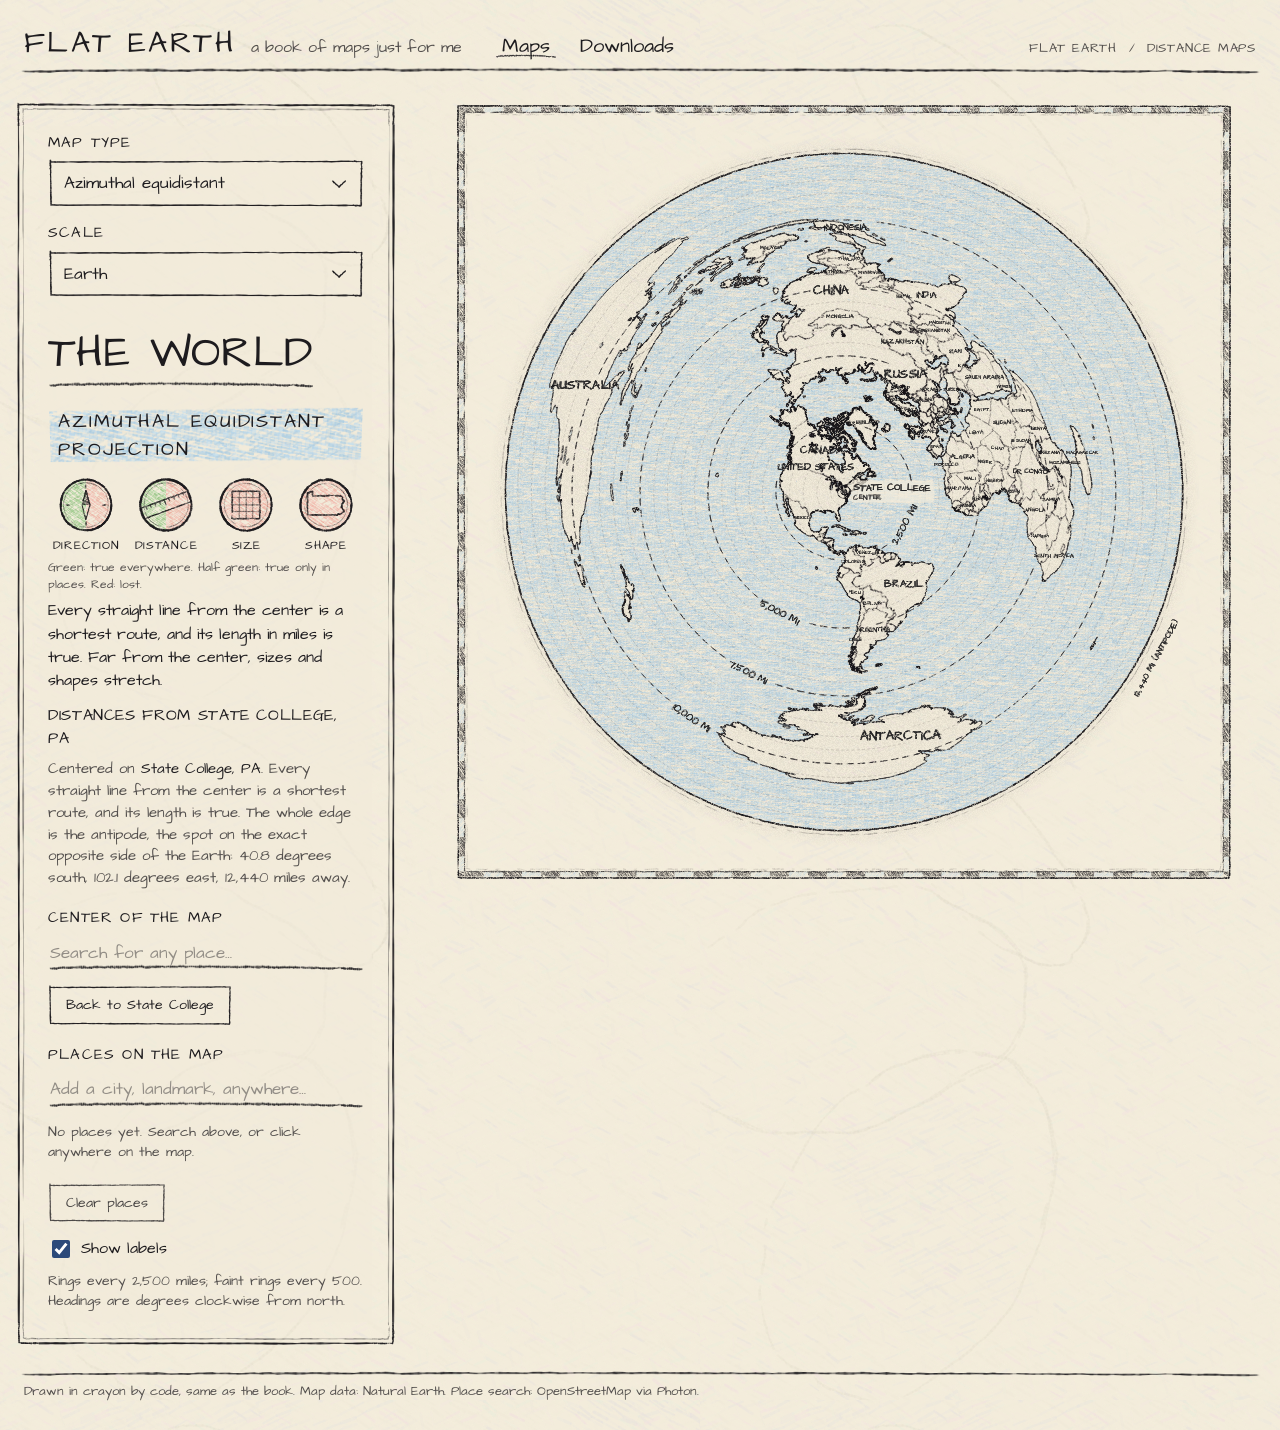
<file: index.html>
<!doctype html>
<html lang="en">
<head>
  <meta charset="utf-8">
  <meta name="viewport" content="width=device-width, initial-scale=1">
  <title>Flat Earth: Maps</title>
  <meta name="description" content="Hand-drawn maps of the round world. Pick a map, put any place on it, and see what each map keeps true.">
  <link rel="icon" href="favicon.svg" type="image/svg+xml">
  <link rel="stylesheet" href="css/site.css">
  <script type="module" src="js/app.js"></script>
</head>
<body>
  <header class="masthead">
    <a class="brand" href="./">FLAT EARTH</a>
    <span class="brand-sub">a book of maps just for me</span>
    <nav class="topnav" aria-label="Main">
      <a href="./" aria-current="page">Maps</a>
      <a href="downloads/">Downloads</a>
    </nav>
    <span class="running-head">FLAT EARTH &nbsp;/&nbsp; DISTANCE MAPS</span>
  </header>

  <main class="layout">
    <aside class="panel controls">
      <div class="field map-type-field">
        <label for="map-type" class="label">MAP TYPE</label>
        <div class="select-wrap"><select id="map-type"></select></div>
      </div>
      <div class="field map-type-field">
        <label for="map-scale" class="label">SCALE</label>
        <div class="select-wrap"><select id="map-scale"></select></div>
      </div>
      <h1 class="title" id="title">THE WORLD</h1>
      <p class="proj-tag">AZIMUTHAL EQUIDISTANT PROJECTION</p>
      <section class="truths" aria-label="What this map keeps true">
        <ul class="badges" id="badges"></ul>
        <p class="badge-legend" id="badge-legend">Green: true everywhere. Half green: true only in places. Red: lost.</p>
        <p class="blurb" id="blurb"></p>
      </section>
      <p class="subtitle" id="subtitle">DISTANCES FROM STATE COLLEGE, PA</p>
      <p class="prose" id="prose"></p>
      <p class="hint scale-note" id="scale-note" hidden></p>

      <section class="field">
        <label for="origin-search" class="label" id="origin-label">CENTER OF THE MAP</label>
        <div class="search">
          <input id="origin-search" type="search" autocomplete="off" placeholder="Search for any place…"
            role="combobox" aria-autocomplete="list" aria-expanded="false" aria-controls="origin-results">
          <ul id="origin-results" class="results" role="listbox" hidden></ul>
        </div>
        <button id="home-btn" class="btn small" type="button">Back to State College</button>
      </section>

      <section class="field">
        <label for="place-search" class="label">PLACES ON THE MAP</label>
        <div class="search">
          <input id="place-search" type="search" autocomplete="off" placeholder="Add a city, landmark, anywhere…"
            role="combobox" aria-autocomplete="list" aria-expanded="false" aria-controls="place-results">
          <ul id="place-results" class="results" role="listbox" hidden></ul>
        </div>
        <p id="places-empty" class="hint">No places yet. Search above, or click anywhere on the map.</p>
        <ul id="place-list" class="place-list"></ul>
        <button id="clear-btn" class="btn small ghost" type="button">Clear places</button>
      </section>

      <label class="toggle"><input id="labels-toggle" type="checkbox" checked> Show labels</label>

      <p class="legend" id="legend">Rings every 2,500 miles; faint rings every 500. Headings are degrees clockwise from north.</p>
    </aside>

    <section class="map-panel" aria-label="Map">
      <div class="map-frame">
        <canvas id="map-base" role="img" aria-label="Azimuthal equidistant map"></canvas>
        <canvas id="map-places" aria-hidden="true"></canvas>
        <p id="map-status" class="map-status">Drawing the map…</p>
        <div id="popover" class="popover panel" hidden>
          <button id="pop-close" class="pop-close" type="button" aria-label="Close">&times;</button>
          <p id="pop-name" class="pop-name"></p>
          <p id="pop-meta" class="pop-meta"></p>
          <div class="pop-actions">
            <button id="pop-add" class="btn small" type="button">Add to map</button>
            <button id="pop-center" class="btn small" type="button">Center here</button>
          </div>
        </div>
      </div>
    </section>
  </main>

  <footer class="colophon">Drawn in crayon by code, same as the book. Map data: Natural Earth. Place search: OpenStreetMap via Photon.</footer>
</body>
</html>
</file>
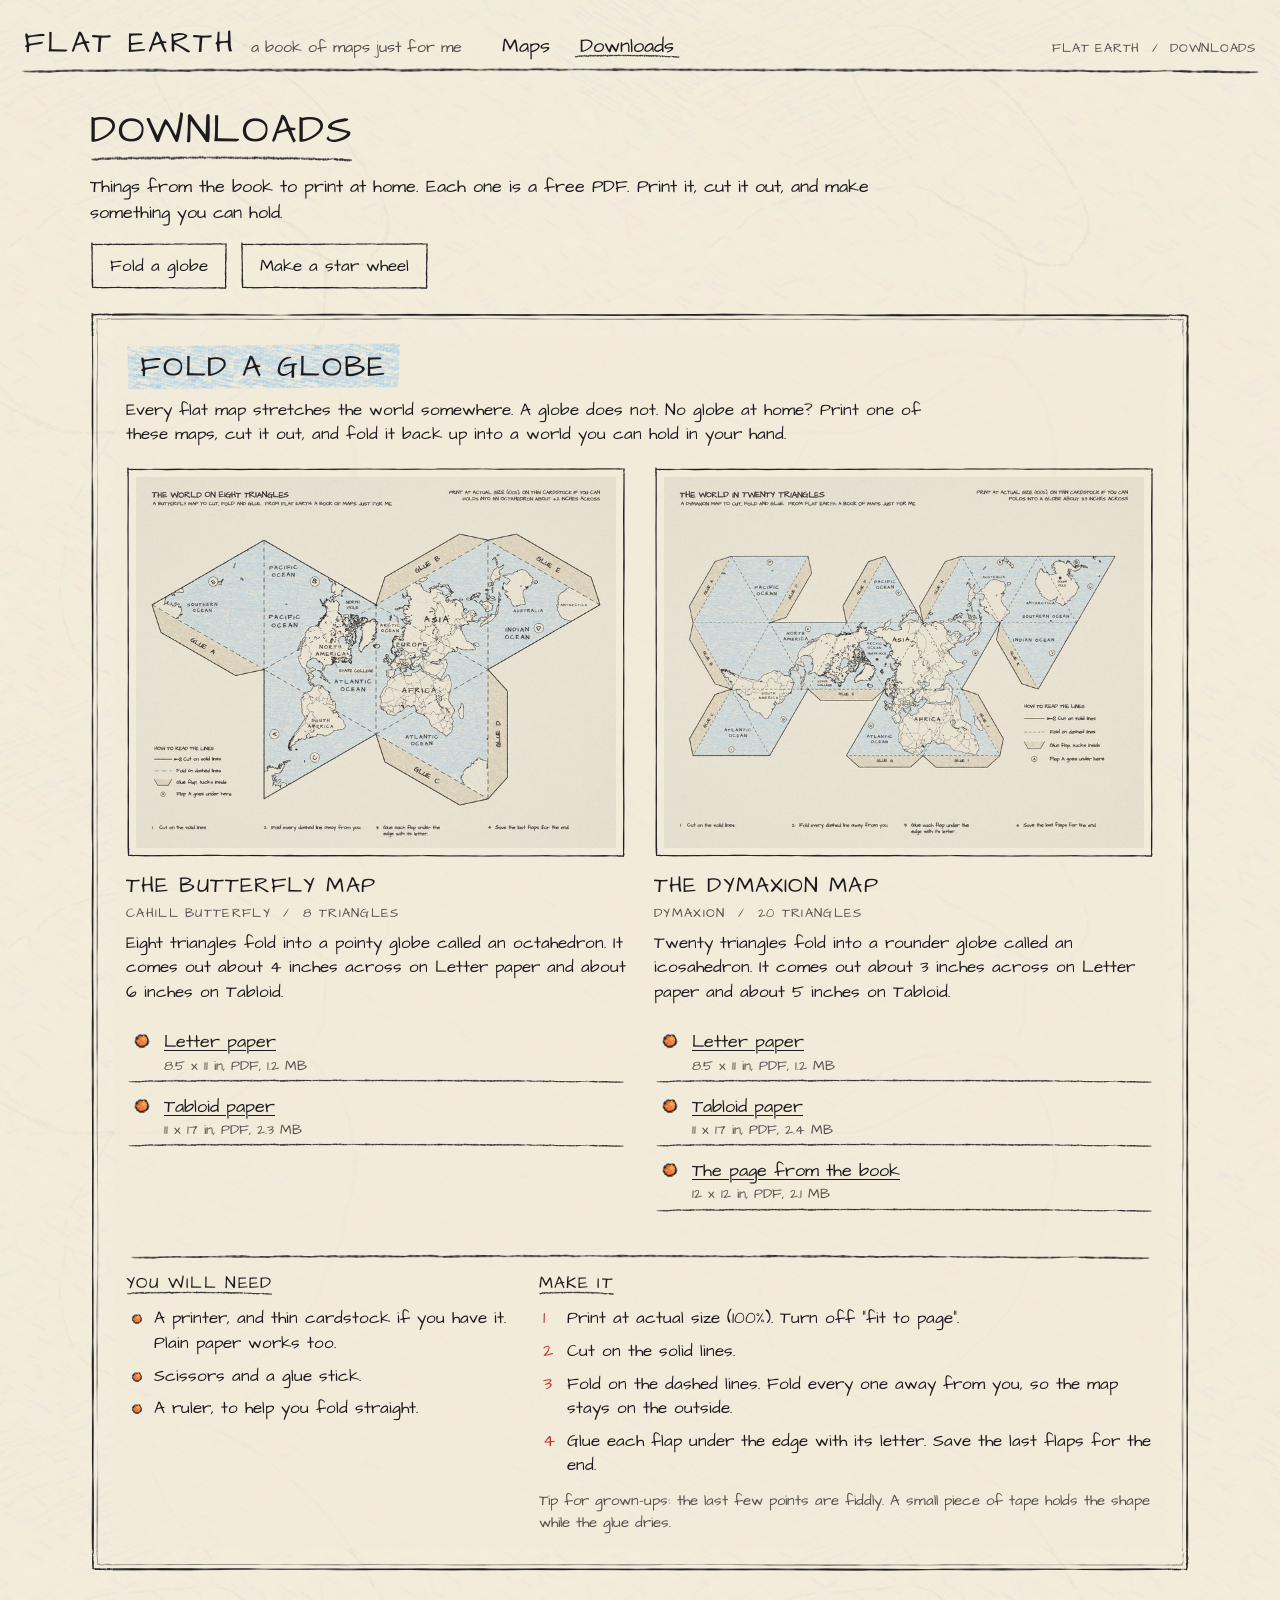
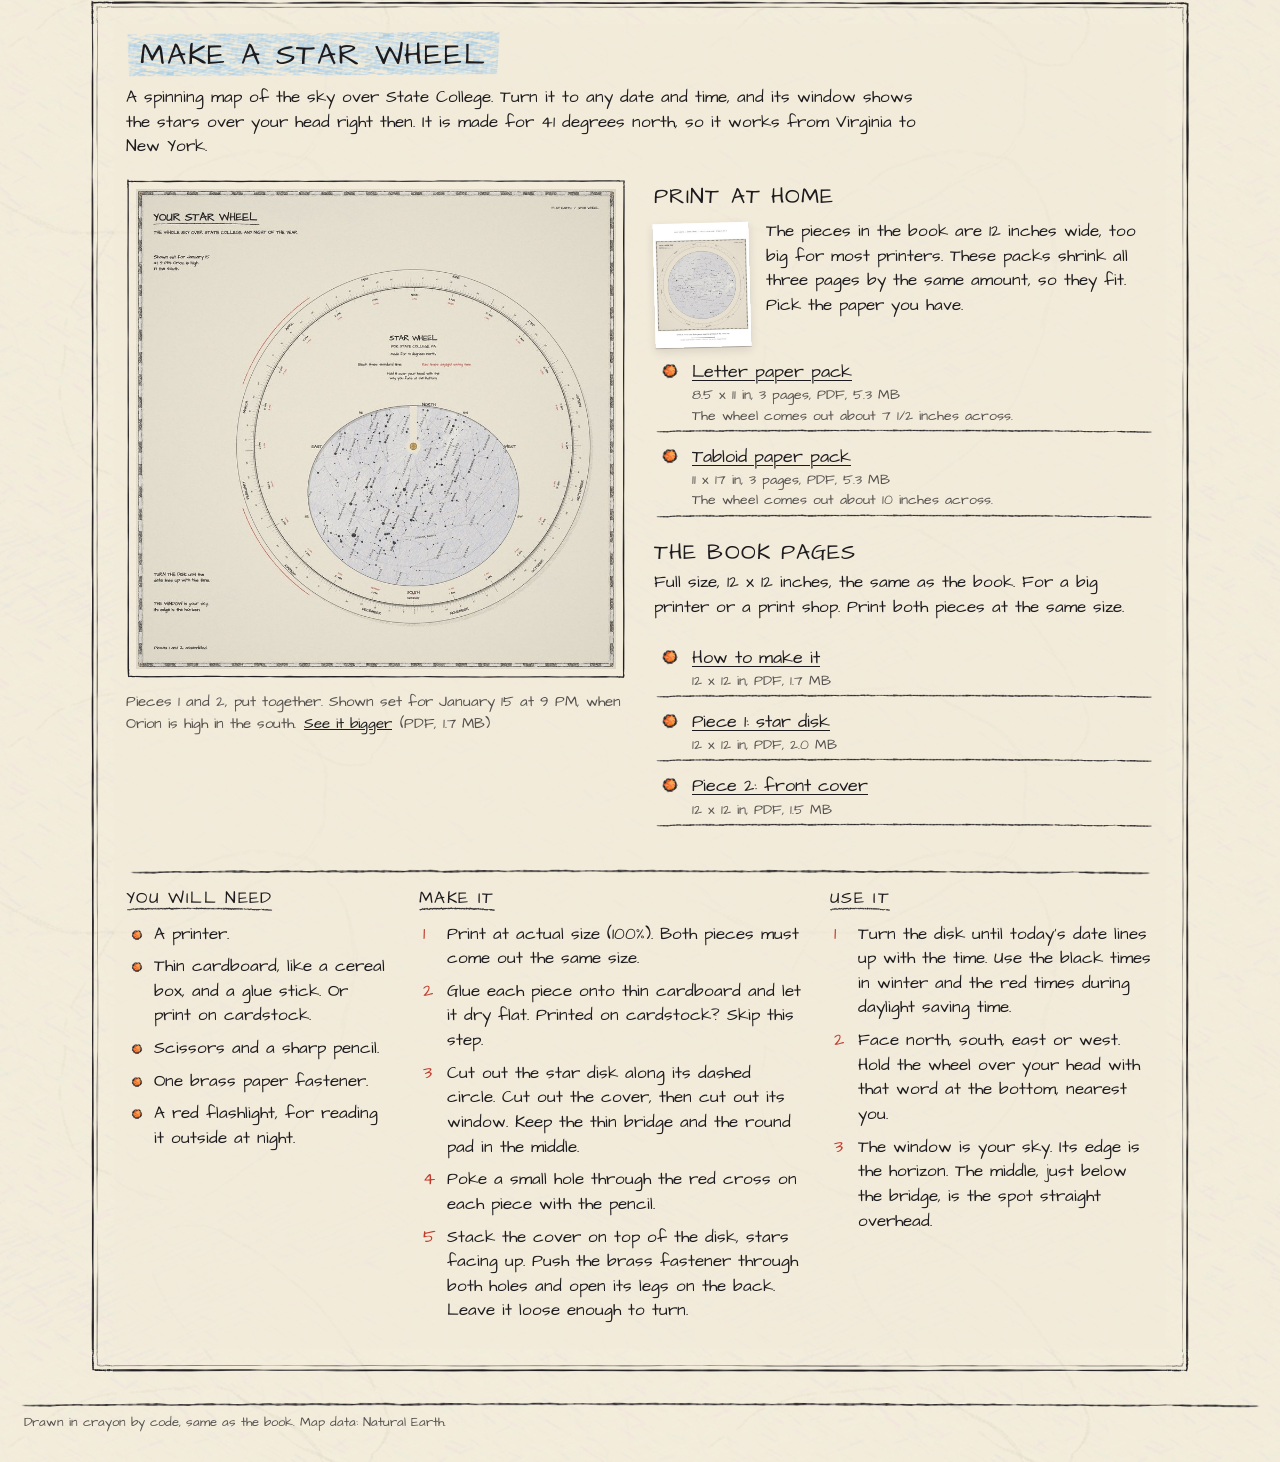
<file: downloads/index.html>
<!doctype html>
<html lang="en">
<head>
  <meta charset="utf-8">
  <meta name="viewport" content="width=device-width, initial-scale=1">
  <title>Flat Earth: Downloads</title>
  <meta name="description" content="Print, cut and fold: globes you can make from a flat page, and a star wheel for the sky over State College, PA. Free PDFs from the Flat Earth book.">
  <link rel="icon" href="../favicon.svg" type="image/svg+xml">
  <link rel="stylesheet" href="../css/site.css">
  <link rel="stylesheet" href="../css/downloads.css">
  <script type="module">
    import { applyBookStyles } from '../js/book-styles.js';
    applyBookStyles();
  </script>
</head>
<body>
  <header class="masthead">
    <a class="brand" href="../">FLAT EARTH</a>
    <span class="brand-sub">a book of maps just for me</span>
    <nav class="topnav" aria-label="Main">
      <a href="../">Maps</a>
      <a href="./" aria-current="page">Downloads</a>
    </nav>
    <span class="running-head">FLAT EARTH &nbsp;/&nbsp; DOWNLOADS</span>
  </header>

  <main class="downloads">
    <h1 class="dl-title">DOWNLOADS</h1>
    <p class="dl-lede">Things from the book to print at home. Each one is a free PDF. Print it, cut it out, and make something you can hold.</p>
    <nav class="dl-jump" aria-label="On this page">
      <a class="btn" href="#fold">Fold a globe</a>
      <a class="btn" href="#star-wheel">Make a star wheel</a>
    </nav>

    <!-- The book's QR codes point here: downloads/#fold -->
    <section id="fold" class="panel dl-section" aria-labelledby="fold-title">
      <h2 id="fold-title" class="dl-h2">FOLD A GLOBE</h2>
      <p class="dl-intro">Every flat map stretches the world somewhere. A globe does not. No globe at home? Print one of these maps, cut it out, and fold it back up into a world you can hold in your hand.</p>

      <div class="dl-cards">
        <article class="dl-card" aria-labelledby="butterfly-title">
          <a class="dl-pic" href="B2-butterfly-print-letter.pdf" tabindex="-1" aria-hidden="true">
            <img src="img/butterfly-handout.jpg" width="720" height="556" alt="" loading="lazy">
          </a>
          <h3 id="butterfly-title" class="dl-h3">THE BUTTERFLY MAP</h3>
          <p class="dl-tag">CAHILL BUTTERFLY &nbsp;/&nbsp; 8 TRIANGLES</p>
          <p>Eight triangles fold into a pointy globe called an octahedron. It comes out about 4 inches across on Letter paper and about 6 inches on Tabloid.</p>
          <ul class="dl-list">
            <li><a class="dl-link" href="B2-butterfly-print-letter.pdf" download type="application/pdf">
              <span class="dl-name">Letter paper</span>
              <span class="dl-meta">8.5 x 11 in, PDF, <span class="dl-size" data-file="B2-butterfly-print-letter.pdf">1.2 MB</span></span></a></li>
            <li><a class="dl-link" href="B2-butterfly-print-11x17.pdf" download type="application/pdf">
              <span class="dl-name">Tabloid paper</span>
              <span class="dl-meta">11 x 17 in, PDF, <span class="dl-size" data-file="B2-butterfly-print-11x17.pdf">2.3 MB</span></span></a></li>
          </ul>
        </article>

        <article class="dl-card" aria-labelledby="dymaxion-title">
          <a class="dl-pic" href="B6-dymaxion-print-letter.pdf" tabindex="-1" aria-hidden="true">
            <img src="img/dymaxion-handout.jpg" width="720" height="556" alt="" loading="lazy">
          </a>
          <h3 id="dymaxion-title" class="dl-h3">THE DYMAXION MAP</h3>
          <p class="dl-tag">DYMAXION &nbsp;/&nbsp; 20 TRIANGLES</p>
          <p>Twenty triangles fold into a rounder globe called an icosahedron. It comes out about 3 inches across on Letter paper and about 5 inches on Tabloid.</p>
          <ul class="dl-list">
            <li><a class="dl-link" href="B6-dymaxion-print-letter.pdf" download type="application/pdf">
              <span class="dl-name">Letter paper</span>
              <span class="dl-meta">8.5 x 11 in, PDF, <span class="dl-size" data-file="B6-dymaxion-print-letter.pdf">1.2 MB</span></span></a></li>
            <li><a class="dl-link" href="B6-dymaxion-print-11x17.pdf" download type="application/pdf">
              <span class="dl-name">Tabloid paper</span>
              <span class="dl-meta">11 x 17 in, PDF, <span class="dl-size" data-file="B6-dymaxion-print-11x17.pdf">2.4 MB</span></span></a></li>
            <li><a class="dl-link" href="B6-dymaxion-cut-and-fold.pdf" download type="application/pdf">
              <span class="dl-name">The page from the book</span>
              <span class="dl-meta">12 x 12 in, PDF, <span class="dl-size" data-file="B6-dymaxion-cut-and-fold.pdf">2.1 MB</span></span></a></li>
          </ul>
        </article>
      </div>

      <div class="dl-steps">
        <div>
          <h3 class="dl-h4">YOU WILL NEED</h3>
          <ul class="dl-bullets">
            <li>A printer, and thin cardstock if you have it. Plain paper works too.</li>
            <li>Scissors and a glue stick.</li>
            <li>A ruler, to help you fold straight.</li>
          </ul>
        </div>
        <div>
          <h3 class="dl-h4">MAKE IT</h3>
          <ol class="dl-numbers">
            <li>Print at actual size (100%). Turn off &ldquo;fit to page&rdquo;.</li>
            <li>Cut on the solid lines.</li>
            <li>Fold on the dashed lines. Fold every one away from you, so the map stays on the outside.</li>
            <li>Glue each flap under the edge with its letter. Save the last flaps for the end.</li>
          </ol>
          <p class="dl-tip">Tip for grown-ups: the last few points are fiddly. A small piece of tape holds the shape while the glue dries.</p>
        </div>
      </div>
    </section>

    <!-- The book's QR codes point here: downloads/#star-wheel -->
    <section id="star-wheel" class="panel dl-section" aria-labelledby="star-title">
      <h2 id="star-title" class="dl-h2">MAKE A STAR WHEEL</h2>
      <p class="dl-intro">A spinning map of the sky over State College. Turn it to any date and time, and its window shows the stars over your head right then. It is made for 41 degrees north, so it works from Virginia to New York.</p>

      <div class="dl-star">
        <figure class="dl-figure">
          <a class="dl-pic" href="W0-star-wheel-assembled.pdf" aria-label="The assembled star wheel, bigger (PDF, opens in this tab)">
            <img src="img/star-wheel-assembled.jpg" width="900" height="900" alt="The finished star wheel: a round star disk under a cover with an oval window, with months around the disk and hours around the cover." loading="lazy">
          </a>
          <figcaption>Pieces 1 and 2, put together. Shown set for January 15 at 9 PM, when Orion is high in the south. <a class="dl-size-note" href="W0-star-wheel-assembled.pdf">See it bigger</a> (PDF,&nbsp;<span class="dl-size" data-file="W0-star-wheel-assembled.pdf">1.7 MB</span>)</figcaption>
        </figure>

        <div class="dl-star-files">
          <h3 class="dl-h3">PRINT AT HOME</h3>
          <div class="dl-pack">
            <img class="dl-pack-pic" src="img/star-wheel-pack.jpg" width="360" height="466" alt="" loading="lazy">
            <p>The pieces in the book are 12 inches wide, too big for most printers. These packs shrink all three pages by the same amount, so they fit. Pick the paper you have.</p>
          </div>
          <ul class="dl-list">
            <li><a class="dl-link" href="star-wheel-print-letter.pdf" download type="application/pdf">
              <span class="dl-name">Letter paper pack</span>
              <span class="dl-meta">8.5 x 11 in, 3 pages, PDF, <span class="dl-size" data-file="star-wheel-print-letter.pdf">5.3 MB</span></span>
              <span class="dl-meta">The wheel comes out about 7 1/2 inches across.</span></a></li>
            <li><a class="dl-link" href="star-wheel-print-11x17.pdf" download type="application/pdf">
              <span class="dl-name">Tabloid paper pack</span>
              <span class="dl-meta">11 x 17 in, 3 pages, PDF, <span class="dl-size" data-file="star-wheel-print-11x17.pdf">5.3 MB</span></span>
              <span class="dl-meta">The wheel comes out about 10 inches across.</span></a></li>
          </ul>

          <h3 class="dl-h3">THE BOOK PAGES</h3>
          <p>Full size, 12 x 12 inches, the same as the book. For a big printer or a print shop. Print both pieces at the same size.</p>
          <ul class="dl-list">
            <li><a class="dl-link" href="W3-star-wheel-how-to.pdf" download type="application/pdf">
              <span class="dl-name">How to make it</span>
              <span class="dl-meta">12 x 12 in, PDF, <span class="dl-size" data-file="W3-star-wheel-how-to.pdf">1.7 MB</span></span></a></li>
            <li><a class="dl-link" href="W1-star-wheel-disk.pdf" download type="application/pdf">
              <span class="dl-name">Piece 1: star disk</span>
              <span class="dl-meta">12 x 12 in, PDF, <span class="dl-size" data-file="W1-star-wheel-disk.pdf">2.0 MB</span></span></a></li>
            <li><a class="dl-link" href="W2-star-wheel-front-cover.pdf" download type="application/pdf">
              <span class="dl-name">Piece 2: front cover</span>
              <span class="dl-meta">12 x 12 in, PDF, <span class="dl-size" data-file="W2-star-wheel-front-cover.pdf">1.5 MB</span></span></a></li>
          </ul>
        </div>
      </div>

      <div class="dl-steps dl-steps-3">
        <div>
          <h3 class="dl-h4">YOU WILL NEED</h3>
          <ul class="dl-bullets">
            <li>A printer.</li>
            <li>Thin cardboard, like a cereal box, and a glue stick. Or print on cardstock.</li>
            <li>Scissors and a sharp pencil.</li>
            <li>One brass paper fastener.</li>
            <li>A red flashlight, for reading it outside at night.</li>
          </ul>
        </div>
        <div>
          <h3 class="dl-h4">MAKE IT</h3>
          <ol class="dl-numbers">
            <li>Print at actual size (100%). Both pieces must come out the same size.</li>
            <li>Glue each piece onto thin cardboard and let it dry flat. Printed on cardstock? Skip this step.</li>
            <li>Cut out the star disk along its dashed circle. Cut out the cover, then cut out its window. Keep the thin bridge and the round pad in the middle.</li>
            <li>Poke a small hole through the red cross on each piece with the pencil.</li>
            <li>Stack the cover on top of the disk, stars facing up. Push the brass fastener through both holes and open its legs on the back. Leave it loose enough to turn.</li>
          </ol>
        </div>
        <div>
          <h3 class="dl-h4">USE IT</h3>
          <ol class="dl-numbers">
            <li>Turn the disk until today&rsquo;s date lines up with the time. Use the black times in winter and the red times during daylight saving time.</li>
            <li>Face north, south, east or west. Hold the wheel over your head with that word at the bottom, nearest you.</li>
            <li>The window is your sky. Its edge is the horizon. The middle, just below the bridge, is the spot straight overhead.</li>
          </ol>
        </div>
      </div>
    </section>
  </main>

  <footer class="colophon">Drawn in crayon by code, same as the book. Map data: Natural Earth.</footer>
</body>
</html>
</file>
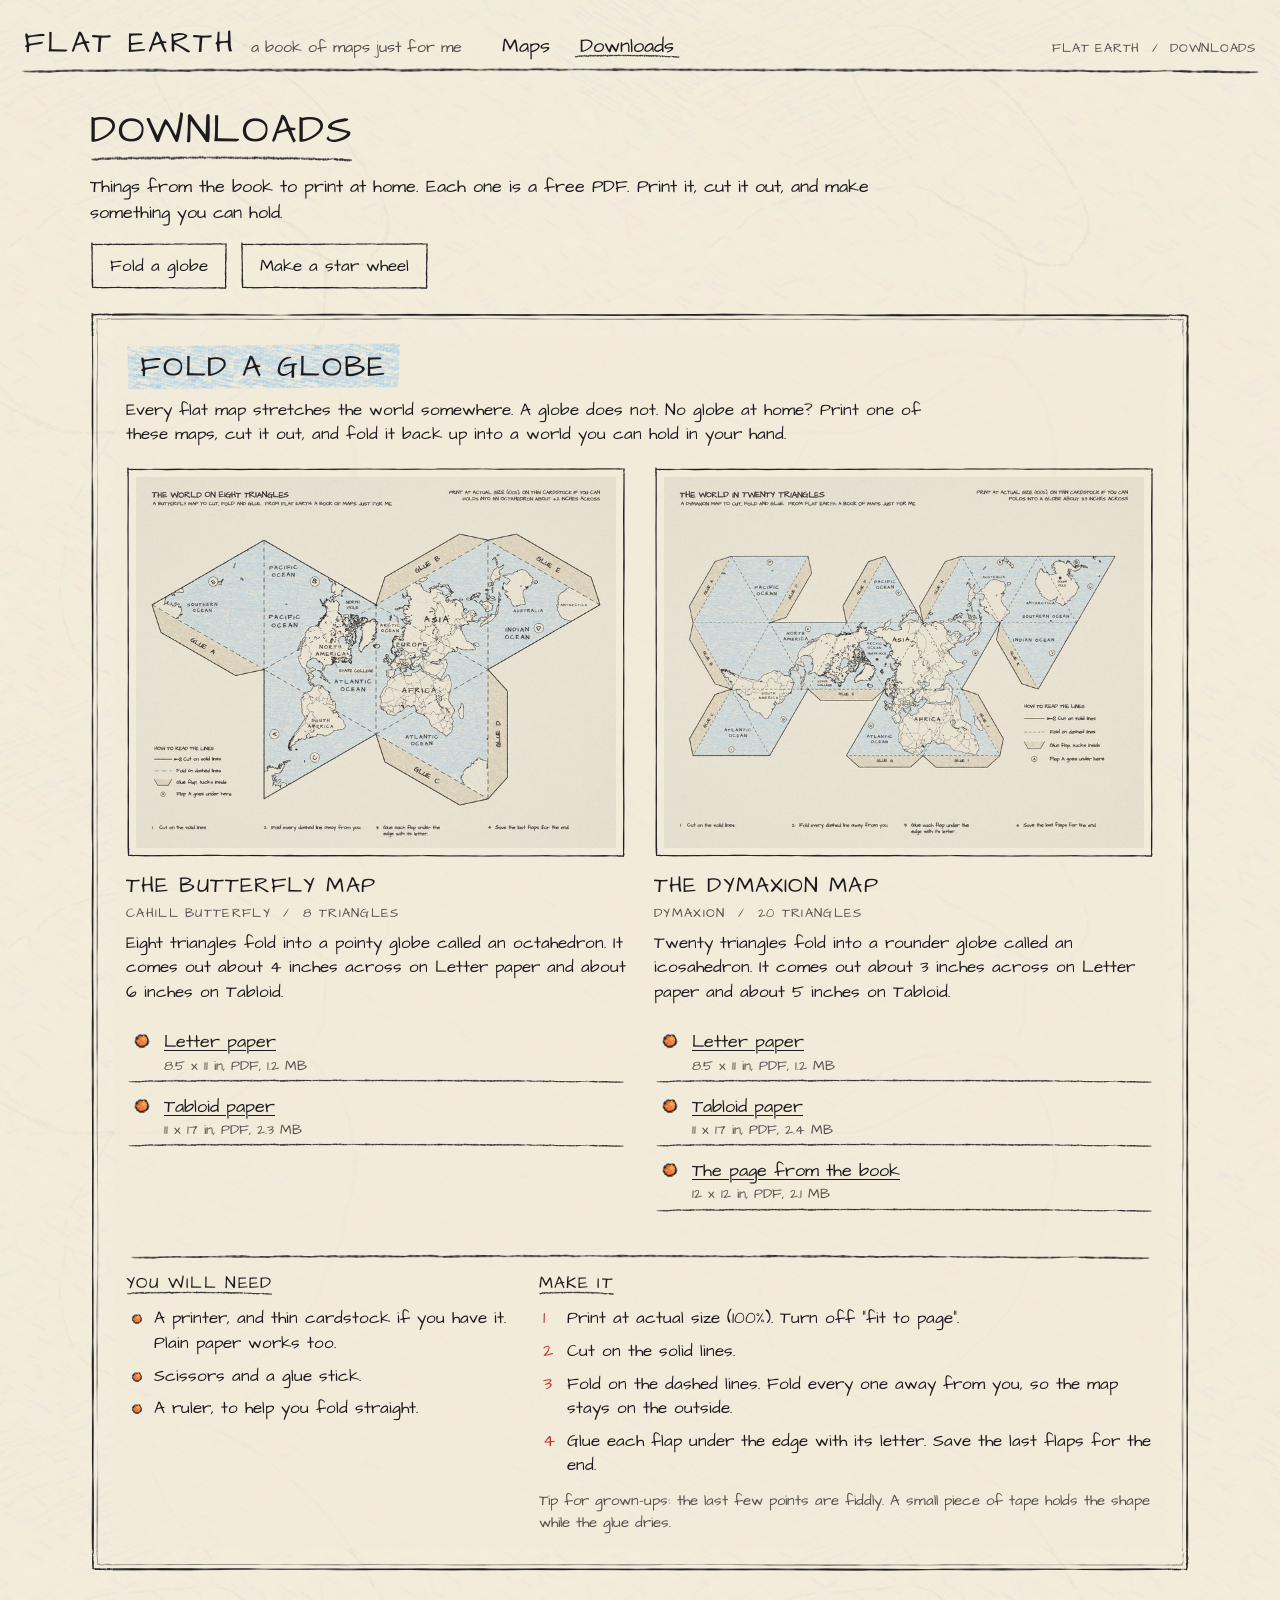
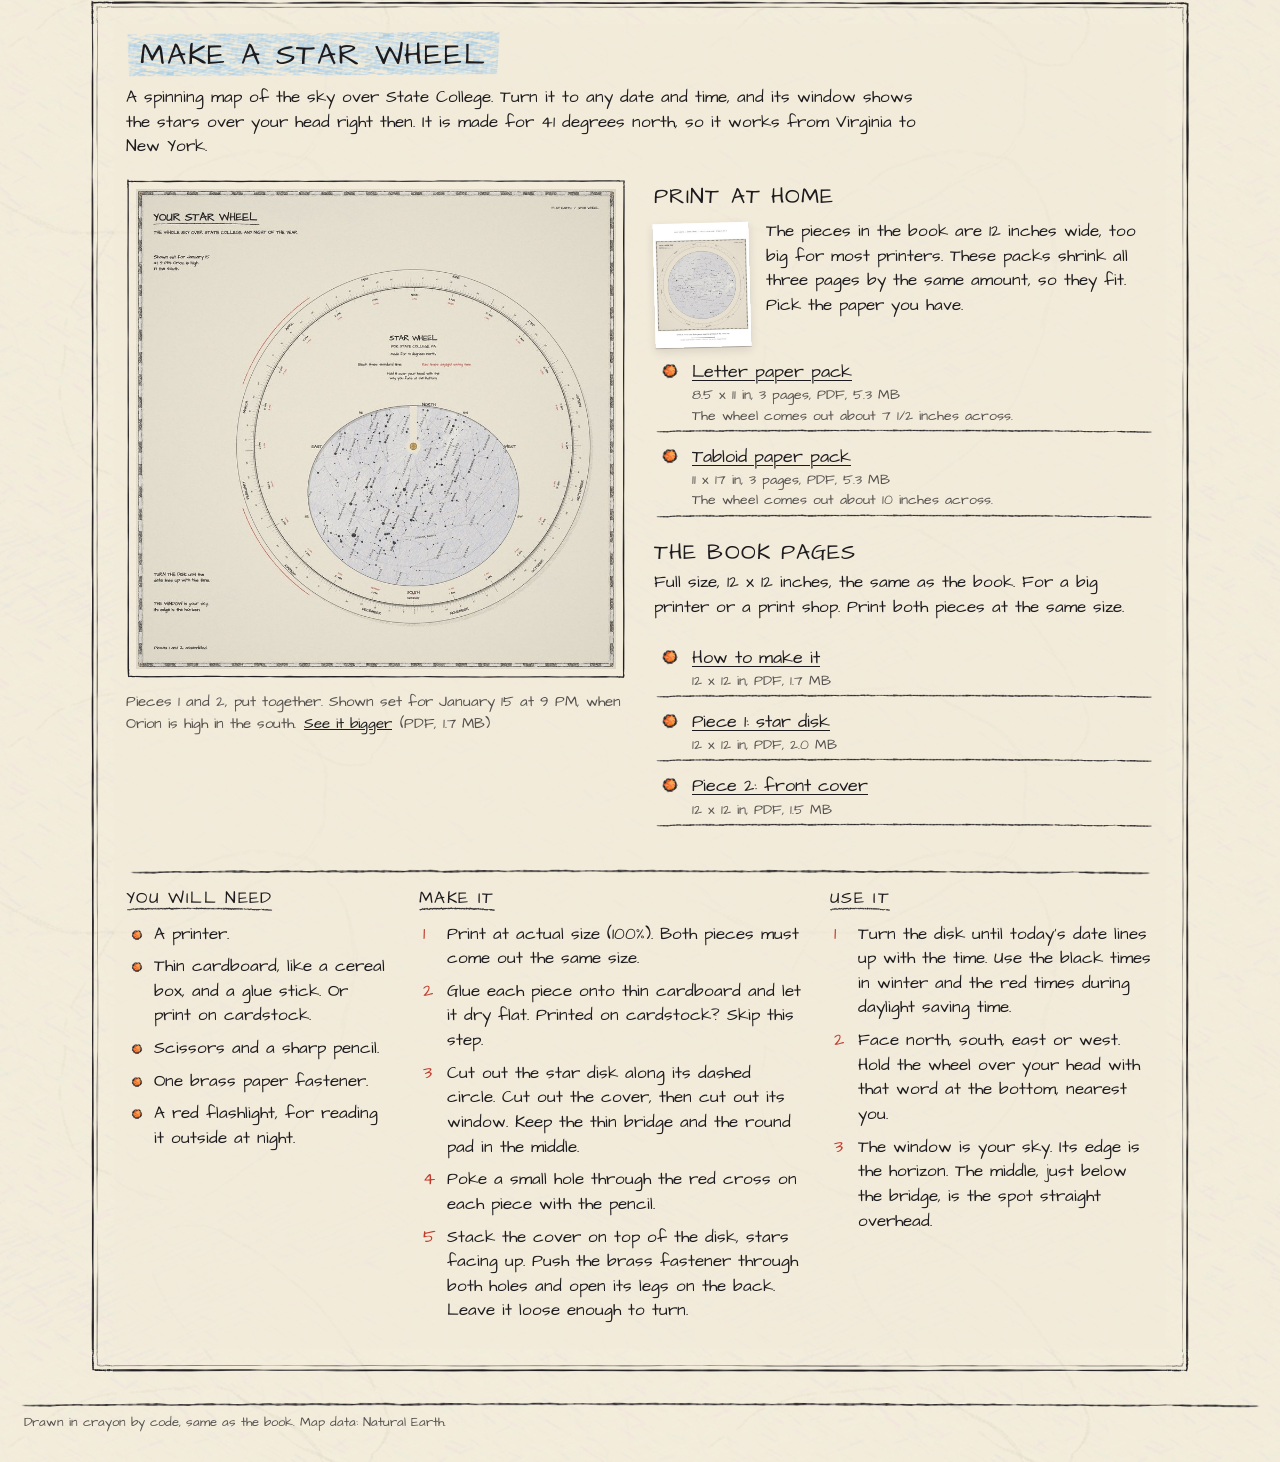
<file: activities.html>
<!doctype html>
<html lang="en">
<head>
  <meta charset="utf-8">
  <meta name="viewport" content="width=device-width, initial-scale=1">
  <title>Flat Earth: Downloads</title>
  <!-- The activities page moved to downloads/. This page only sends old links there. -->
  <meta http-equiv="refresh" content="0; url=downloads/">
  <link rel="canonical" href="downloads/">
  <meta name="robots" content="noindex">
  <link rel="icon" href="favicon.svg" type="image/svg+xml">
  <link rel="stylesheet" href="css/site.css">
  <script type="module">
    import { applyBookStyles } from './js/book-styles.js';
    applyBookStyles();
  </script>
</head>
<body>
  <main class="simple-page panel">
    <h1>DOWNLOADS</h1>
    <p>The printable activities have moved to the Downloads page.</p>
    <div class="links"><a class="btn" href="downloads/">Go to Downloads</a></div>
  </main>
</body>
</html>
</file>
<file: css/site.css>
/* Flat Earth website. The textures (--tex-*) are painted at load time by js/book-styles.js with the
   book's crayon engine; this file only arranges them. Colors match the printed interior pages. */
@font-face { font-family: 'Architect'; src: url('../fonts/ArchitectsDaughter.ttf') format('truetype'); font-display: block; }

:root {
  --paper: #f3ecdb;
  --ink: #1d1b1e;
  --ink-soft: rgba(29, 27, 30, 0.75);
  --water: #b8d6ea;
  --orange: #e8491d;
  --gap: 28px;
}
* { box-sizing: border-box; }
html, body { margin: 0; }
body {
  background: var(--paper) var(--tex-paper, none) repeat;
  background-size: 700px 700px;
  color: var(--ink);
  font-family: 'Architect', 'Comic Sans MS', cursive;
  font-size: 17px;
  line-height: 1.45;
  min-height: 100vh;
  padding: 0 16px;
}

/* ---------- masthead: the running head from the book ---------- */
.masthead {
  display: flex; align-items: baseline; gap: 16px; flex-wrap: wrap;
  max-width: 1500px; margin: 0 auto; padding: 22px 8px 12px;
  background: var(--tex-underline) bottom / 100% 12px no-repeat;
}
.brand { font-size: 30px; letter-spacing: 0.08em; color: var(--ink); text-decoration: none; }
.brand-sub { font-size: 16px; color: var(--ink-soft); }
.topnav { display: flex; gap: 18px; margin-left: 18px; font-size: 20px; }
.topnav a { color: var(--ink); text-decoration: none; padding: 0 6px; }
.topnav a:hover, .topnav a:focus-visible { background: var(--tex-blue-soft) center / 100% 100% no-repeat; outline: none; }
.topnav a[aria-current="page"] { background: var(--tex-underline) bottom / 100% 8px no-repeat; }
@media (pointer: coarse), (max-width: 600px) { .topnav a { padding: 8px 8px; } } /* (taller tap targets on phones) */
.running-head { margin-left: auto; font-size: 13px; letter-spacing: 0.06em; color: var(--ink-soft); }

/* ---------- layout ---------- */
.layout {
  display: grid; grid-template-columns: minmax(300px, 380px) minmax(0, 1fr); gap: var(--gap);
  max-width: 1500px; margin: 24px auto; align-items: start;
}
@media (max-width: 900px) {
  .layout { grid-template-columns: 1fr; }
  .map-panel { order: -1; }
  .running-head { display: none; }
}

/* ---------- hand-drawn panels (9-slice crayon frame) ---------- */
.panel {
  border: 24px solid transparent;
  border-image: var(--tex-frame) 48 / 24px stretch;
  background: rgba(243, 236, 219, 0.55);
  background-clip: padding-box;
}
.controls { padding: 6px 8px 10px; }

.title { font-size: 44px; font-weight: normal; margin: 0 0 4px; letter-spacing: 0.02em;
  display: inline-block; padding-bottom: 6px; background: var(--tex-underline) bottom / 100% 12px no-repeat; }
.proj-tag {
  display: inline-block; margin: 10px 0 6px; padding: 2px 10px 0; font-size: 19px; letter-spacing: 0.1em;
  background: var(--tex-blue) center / 100% 100% no-repeat;
}
.subtitle { margin: 4px 0 8px; font-size: 16px; letter-spacing: 0.04em; }
.prose { margin: 0 0 18px; font-size: 15px; color: var(--ink-soft); }
.prose strong { font-weight: normal; color: var(--ink); }
.legend, .hint { font-size: 14px; color: var(--ink-soft); margin: 10px 0 0; }

.field { margin: 18px 0 8px; }
.label { display: block; font-size: 15px; letter-spacing: 0.08em; margin-bottom: 6px; }

/* ---------- search ---------- */
.search { position: relative; }
.search input {
  width: 100%; font: inherit; font-size: 17px; color: var(--ink);
  background: transparent var(--tex-underline) bottom / 100% 12px no-repeat;
  border: 0; padding: 6px 2px 10px; outline: none;
}
.search input::placeholder { color: rgba(29, 27, 30, 0.45); }
.search input:focus { background: var(--tex-blue-soft) center / 100% 100% no-repeat, var(--tex-underline) bottom / 100% 12px no-repeat; }
.results {
  position: absolute; z-index: 20; left: -14px; right: -14px; top: 100%; margin: 4px 0 0; padding: 4px 6px; list-style: none;
  border: 24px solid transparent; border-image: var(--tex-frame-b) 48 / 24px stretch;
  background: var(--paper) var(--tex-paper) repeat; background-size: 700px; background-clip: padding-box;
  box-shadow: 0 10px 24px rgba(29, 27, 30, 0.12);
}
.results li { padding: 6px 8px; cursor: pointer; display: flex; flex-direction: column; border-radius: 4px; }
.results li.active, .results li:hover { background: var(--tex-blue-soft) center / 100% 100% no-repeat; }
.results li.note { cursor: default; color: var(--ink-soft); background: none; }
.r-name { font-size: 17px; }
.r-detail { font-size: 13px; color: var(--ink-soft); }

/* ---------- map type dropdown ---------- */
.map-type-field { margin: 0 0 14px; }
.map-type-field + .title { margin-top: 10px; }
.scale-note { margin: -8px 0 16px; font-style: normal; }
.select-wrap { position: relative; }
.select-wrap select {
  appearance: none; -webkit-appearance: none; width: 100%;
  font: inherit; font-size: 17px; color: var(--ink); cursor: pointer;
  background: transparent; border: 12px solid transparent; border-image: var(--tex-button) 20 / 12px stretch;
  padding: 0 34px 0 4px;
}
.select-wrap select:hover, .select-wrap select:focus-visible { background: var(--tex-blue-soft) center / 100% 100% no-repeat; background-clip: padding-box; outline: none; }
.select-wrap::after { /* hand-drawn chevron */
  content: ''; position: absolute; right: 16px; top: 50%; width: 18px; height: 12px; transform: translateY(-50%);
  background: var(--tex-chevron) center / contain no-repeat; pointer-events: none;
}
.select-wrap option, .select-wrap optgroup { font-family: 'Architect', cursive; }

/* ---------- buttons ---------- */
.btn {
  font: inherit; color: var(--ink); cursor: pointer; background: transparent;
  border: 10px solid transparent; border-image: var(--tex-button) 20 / 10px stretch;
  padding: 0 8px; margin-top: 10px;
}
.btn.small { font-size: 14px; }
.btn:hover, .btn:focus-visible { background: var(--tex-blue-soft) center / 100% 100% no-repeat; outline: none; background-clip: padding-box; }
.btn.ghost { opacity: 0.8; }

/* ---------- list of places ---------- */
.place-list { list-style: none; padding: 0; margin: 10px 0 0; }
.place-list li { display: flex; align-items: flex-start; gap: 10px; padding: 8px 0 10px; background: var(--tex-underline) bottom / 100% 8px no-repeat; }
.place-list li:hover { background: var(--tex-blue-soft) center / 100% 100% no-repeat, var(--tex-underline) bottom / 100% 8px no-repeat; }
.p-dot { flex: none; width: 20px; height: 20px; margin-top: 3px; background: var(--tex-dot) center / contain no-repeat; }
.p-body { flex: 1; display: flex; flex-direction: column; min-width: 0; }
.p-name { font-size: 16px; overflow-wrap: anywhere; }
.p-meta { font-size: 13px; color: var(--ink-soft); }
.p-center, .p-remove { font: inherit; background: none; border: 0; color: var(--ink-soft); cursor: pointer; padding: 2px 4px; }
.p-center { font-size: 13px; text-decoration: underline dotted; }
.p-remove { font-size: 22px; line-height: 1; }
.p-center:hover, .p-remove:hover { color: var(--orange); }

/* ---------- the map ---------- */
.map-panel { position: sticky; top: 16px; }
/* --aspect (width / height) is set by the map: 1 for most scales, wider for the two hemispheres */
.map-frame { --aspect: 1; position: relative; width: 100%; max-width: calc((100vh - 120px) * var(--aspect)); min-width: 280px; margin: 0 auto; aspect-ratio: var(--aspect); cursor: crosshair; }
.map-frame canvas { position: absolute; inset: 0; width: 100%; height: 100%; }
@media (max-width: 900px) { .map-panel { position: static; } .map-frame { max-width: 100%; } }
.map-status {
  position: absolute; left: 50%; top: 50%; transform: translate(-50%, -50%) rotate(-2deg); margin: 0;
  padding: 8px 22px; font-size: 22px; background: var(--tex-blue) center / 100% 100% no-repeat; pointer-events: none;
}
.map-status[hidden] { display: none; }

.popover { position: absolute; z-index: 10; width: min(250px, 100%); padding: 2px 6px 4px; cursor: default; background-color: var(--paper); }
.popover[hidden] { display: none; }
.pop-close { position: absolute; right: -10px; top: -14px; font: inherit; font-size: 22px; background: none; border: 0; cursor: pointer; color: var(--ink-soft); }
.pop-name { margin: 0 14px 2px 0; font-size: 17px; }
.pop-meta { margin: 0; font-size: 13px; color: var(--ink-soft); }
.pop-actions { display: flex; gap: 8px; flex-wrap: wrap; }

.colophon { max-width: 1500px; margin: 10px auto 30px; padding: 12px 8px 0; font-size: 13px; color: var(--ink-soft);
  background: var(--tex-underline) top / 100% 10px no-repeat; }

.toggle { display: flex; align-items: center; gap: 8px; margin: 14px 0 8px; font-size: 16px; cursor: pointer; }
.toggle input { width: 18px; height: 18px; accent-color: #2c4a7a; cursor: pointer; }

/* ---------- small pages (404, the old activities link) ---------- */
.simple-page { max-width: 640px; margin: 48px auto; padding: 8px 14px 16px; }
.simple-page h1 { font-size: 34px; margin: 0 0 8px; font-weight: normal; letter-spacing: 0.04em; }
.simple-page p { margin: 0 0 12px; }
.simple-page .links { display: flex; gap: 12px; flex-wrap: wrap; }
.simple-page .links a.btn { text-decoration: none; display: inline-block; padding: 4px 10px; min-height: 44px; line-height: 36px; }

/* ---------- the four truths: badge row and blurb (the book's plate, beside the map) ---------- */
.truths { margin: 4px 0 12px; }
.badges { list-style: none; margin: 0; padding: 0; display: grid; grid-template-columns: repeat(4, 1fr); gap: 4px; max-width: 320px; }
.badge { display: flex; flex-direction: column; align-items: center; gap: 0; cursor: help; }
.badge img { width: 64px; height: 64px; display: block; }
.badge-name { font-size: 12px; letter-spacing: 0.06em; }
.badge-legend { font-size: 12px; color: var(--ink-soft); margin: 4px 0 6px; }
.blurb { margin: 0 0 6px; font-size: 16px; }
@media (max-width: 600px) { .title { font-size: 34px; } }
@media (max-width: 380px) { .badge img { width: 52px; height: 52px; } .badge-name { font-size: 11px; } }
.field[hidden] { display: none; }
</file>
<file: css/downloads.css>
/* Flat Earth website: the Downloads page (downloads/index.html). Loaded after site.css, which supplies the
   paper, the masthead, the crumpled .panel frame, .btn and the --tex-* textures painted by js/book-styles.js. */

.downloads { max-width: 1100px; margin: 24px auto 8px; }

.dl-title {
  font-size: 40px; font-weight: normal; letter-spacing: 0.04em; margin: 0 0 8px;
  display: inline-block; padding-bottom: 6px; background: var(--tex-underline) bottom / 100% 12px no-repeat;
}
.dl-lede { margin: 0 0 6px; max-width: 46em; font-size: 18px; }

.dl-jump { display: flex; flex-wrap: wrap; gap: 4px 12px; margin: 0 0 22px; }
.dl-jump .btn { text-decoration: none; display: inline-block; padding: 2px 10px; font-size: 17px; }

/* ---------- the two sections ---------- */
.dl-section { padding: 6px 12px 14px; margin: 0 0 var(--gap); scroll-margin-top: 12px; }
.dl-h2 {
  display: inline-block; margin: 0 0 8px; padding: 4px 14px 0; font-size: 30px; font-weight: normal; letter-spacing: 0.06em;
  background: var(--tex-blue) center / 100% 100% no-repeat;
}
.dl-intro { margin: 2px 0 20px; max-width: 48em; }
.dl-h3 { margin: 0 0 2px; font-size: 22px; font-weight: normal; letter-spacing: 0.05em; }
.dl-h4 {
  margin: 0 0 8px; font-size: 17px; font-weight: normal; letter-spacing: 0.08em;
  display: inline-block; padding-bottom: 3px; background: var(--tex-underline) bottom / 100% 8px no-repeat;
}
.dl-tag { margin: 0 0 8px; font-size: 13px; letter-spacing: 0.1em; color: var(--ink-soft); }
.dl-section p { margin-top: 0; }

/* ---------- picture frames: a hand-drawn single line, like the buttons ---------- */
.dl-pic { display: block; border: 10px solid transparent; border-image: var(--tex-button) 20 / 10px stretch; margin: 0 0 12px; }
.dl-pic img { display: block; width: 100%; height: auto; }
a.dl-pic:hover, a.dl-pic:focus-visible { background: var(--tex-blue-soft) center / 100% 100% no-repeat; outline: none; }
a.dl-pic:hover img, a.dl-pic:focus-visible img { opacity: 0.94; }

/* ---------- FOLD A GLOBE: two cards ---------- */
.dl-cards { display: grid; grid-template-columns: repeat(2, minmax(0, 1fr)); gap: 30px var(--gap); }
.dl-card { min-width: 0; }

/* ---------- download links: big, easy to tap, with the orange place dot ---------- */
.dl-list { list-style: none; margin: 4px 0 16px; padding: 0; }
.dl-list li { margin: 0; }
.dl-link {
  display: grid; grid-template-columns: 22px 1fr; column-gap: 10px; align-items: baseline;
  min-height: 44px; padding: 8px 6px 10px; color: var(--ink); text-decoration: none;
  background: var(--tex-underline) bottom / 100% 8px no-repeat;
}
.dl-link::before {
  content: ''; grid-row: 1 / span 3; align-self: start; width: 20px; height: 20px; margin-top: 2px;
  background: var(--tex-dot) center / contain no-repeat;
}
.dl-name { font-size: 18px; text-decoration: underline; text-decoration-thickness: 1px; text-underline-offset: 3px; }
.dl-meta { grid-column: 2; font-size: 14px; color: var(--ink-soft); }
.dl-link:hover, .dl-link:focus-visible {
  background: var(--tex-blue-soft) center / 100% 100% no-repeat, var(--tex-underline) bottom / 100% 8px no-repeat; outline: none;
}
.dl-link:focus-visible { box-shadow: 0 0 0 2px var(--ink); }
.dl-link:hover .dl-name { color: var(--ink); text-decoration-color: var(--orange); }

/* ---------- steps ---------- */
.dl-steps {
  display: grid; grid-template-columns: minmax(0, 1fr) minmax(0, 1.6fr); gap: 10px var(--gap);
  margin-top: 22px; padding-top: 18px; background: var(--tex-underline) top / 100% 10px no-repeat;
}
.dl-steps-3 { grid-template-columns: minmax(0, 0.9fr) minmax(0, 1.3fr) minmax(0, 1.1fr); }
.dl-bullets, .dl-numbers { margin: 0 0 12px; padding: 0; list-style: none; }
.dl-bullets li, .dl-numbers li { position: relative; padding-left: 28px; margin: 0 0 8px; }
.dl-bullets li::before {
  content: ''; position: absolute; left: 4px; top: 6px; width: 14px; height: 14px;
  background: var(--tex-dot) center / contain no-repeat;
}
.dl-numbers { counter-reset: step; }
.dl-numbers li { counter-increment: step; }
.dl-numbers li::before { content: counter(step); position: absolute; left: 4px; top: 0; color: #c0392b; font-size: 18px; line-height: 1.3; }
.dl-tip { font-size: 15px; color: var(--ink-soft); margin: 4px 0 0; }

/* ---------- MAKE A STAR WHEEL ---------- */
.dl-star { display: grid; grid-template-columns: minmax(0, 1fr) minmax(0, 1fr); gap: 20px var(--gap); align-items: start; }
.dl-figure { margin: 0; }
.dl-figure figcaption { font-size: 15px; color: var(--ink-soft); }
.dl-size-note { white-space: nowrap; }
.dl-star-files .dl-h3 { margin-top: 2px; }
.dl-pack { display: grid; grid-template-columns: 96px minmax(0, 1fr); gap: 16px; align-items: start; margin: 6px 0 0; }
.dl-pack p { margin: 0; }
.dl-pack-pic { display: block; width: 100%; height: auto; margin-top: 4px; box-shadow: 0 1px 0 rgba(29, 27, 30, 0.25), 0 4px 10px rgba(29, 27, 30, 0.12); transform: rotate(-1.5deg); }

/* ---------- narrower screens ---------- */
@media (max-width: 900px) {
  .dl-star { grid-template-columns: 1fr; }
  .dl-figure { max-width: 560px; }
  .dl-steps-3 { grid-template-columns: 1fr 1fr; }
  .dl-steps-3 > :first-child { grid-column: 1 / -1; }
}
@media (max-width: 720px) {
  .dl-cards, .dl-steps, .dl-steps-3 { grid-template-columns: 1fr; }
  .dl-title { font-size: 34px; }
  .dl-h2 { font-size: 25px; }
  .dl-section { padding: 2px 2px 8px; }
  .downloads { margin-top: 16px; }
}
@media (max-width: 420px) {
  .dl-pack { grid-template-columns: 76px minmax(0, 1fr); gap: 12px; }
  .dl-lede { font-size: 17px; }
  .dl-h2 { font-size: 22px; padding: 4px 10px 0; }
}
@media print {
  .dl-jump, .topnav { display: none; }
}
.dl-figure figcaption a { color: var(--ink); display: inline-block; padding: 11px 2px; margin: -11px 0; } /* (a 44 px tap target inside the line) */
.dl-figure figcaption a:hover, .dl-figure figcaption a:focus-visible { color: var(--orange); }
.dl-size { white-space: nowrap; }
</file>
